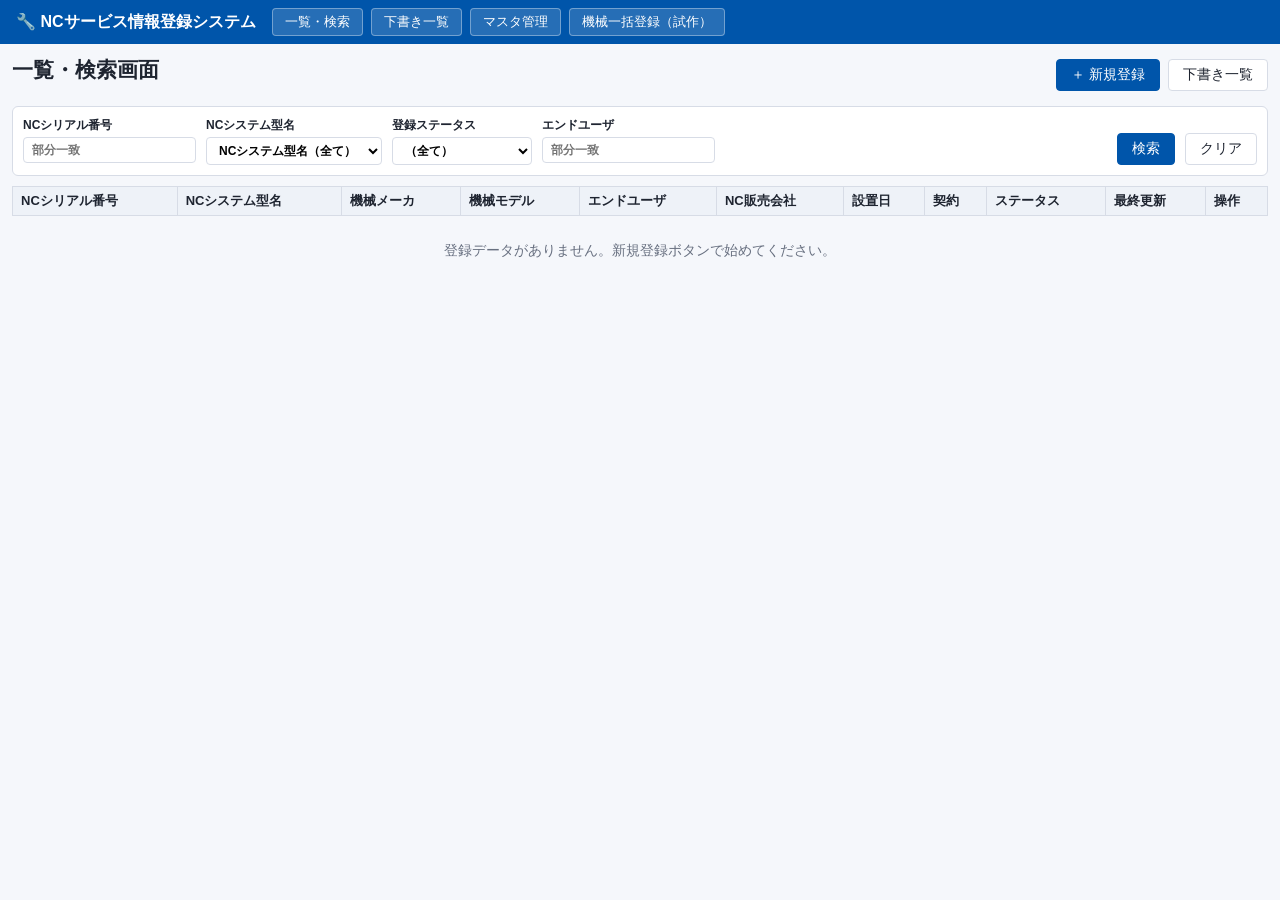
<file: index.html>
<!doctype html>
<html lang="ja">
<head>
  <meta charset="UTF-8" />
  <meta name="viewport" content="width=device-width, initial-scale=1.0" />
  <title>NCサービス情報登録システム</title>
  <link rel="stylesheet" href="css/style.css" />
</head>
<body>

<header>
  <h1>🔧 NCサービス情報登録システム</h1>
  <nav>
    <button id="nav-list">一覧・検索</button>
    <button id="nav-drafts">下書き一覧</button>
    <button id="nav-masters">マスタ管理</button>
    <button type="button" onclick="window.location.href='bulk_registration.html'">機械一括登録（試作）</button>
  </nav>
</header>

<main>

<!-- ============================================================
     S01: 一覧・検索画面
     ============================================================ -->
<section id="screen-s01" class="screen active">
  <div class="screen-header">
    <h2>一覧・検索画面</h2>
    <div class="screen-header-actions">
      <button id="btn-new-reg" class="btn-primary">＋ 新規登録</button>
      <button id="btn-drafts-nav">下書き一覧</button>
    </div>
  </div>

  <div class="search-panel">
    <div class="search-fields">
      <label>NCシリアル番号<input id="search-serial" type="text" placeholder="部分一致" /></label>
      <label>NCシステム型名<select id="search-model"><option value="">（全て）</option></select></label>
      <label>登録ステータス
        <select id="search-status">
          <option value="">（全て）</option>
          <option>下書き</option>
          <option>基本情報登録済み</option>
          <option>設置情報登録済み</option>
          <option>契約情報登録済み</option>
          <option>契約未登録</option>
          <option>要確認</option>
          <option>登録完了</option>
        </select>
      </label>
      <label>エンドユーザ<input id="search-enduser" type="text" placeholder="部分一致" /></label>
    </div>
    <button id="btn-search" class="btn-primary">検索</button>
    <button id="btn-clear-search">クリア</button>
  </div>

  <div class="table-container">
    <table>
      <thead>
        <tr>
          <th>NCシリアル番号</th><th>NCシステム型名</th><th>機械メーカ</th>
          <th>機械モデル</th><th>エンドユーザ</th><th>NC販売会社</th>
          <th>設置日</th><th>契約</th><th>ステータス</th><th>最終更新</th><th>操作</th>
        </tr>
      </thead>
      <tbody id="s01-tbody"></tbody>
    </table>
    <p id="s01-empty" class="no-data" style="display:none">登録データがありません。新規登録ボタンで始めてください。</p>
  </div>
</section>

<!-- ============================================================
     S02: 新規登録開始画面
     ============================================================ -->
<section id="screen-s02" class="screen">
  <h2>新規登録開始</h2>
  <div class="start-form">
    <p>まずNCシリアル番号を入力してください。<br>シリアル番号だけでも下書き保存できます。</p>
    <label>NCシリアル番号 <span class="badge required">必須</span>
      <input id="s02-serial" type="text" maxlength="60" placeholder="例: SN-2024-001" />
    </label>
    <div id="s02-error" class="messages-box"></div>
    <div style="display:flex; gap:8px; margin-top:12px;">
      <button id="s02-back">← 戻る</button>
      <button id="s02-next" class="btn-primary">次へ（基本情報登録）→</button>
    </div>
  </div>
</section>

<!-- ============================================================
     Wizard: S03 / S04 / S05 / S06
     ============================================================ -->
<section id="screen-wizard" class="screen">

  <!-- Step indicator -->
  <div class="step-indicator" id="step-indicator">
    <div class="step-item current" data-step="1">
      <span class="step-num">1</span>NC基本情報
    </div>
    <span class="step-sep">›</span>
    <div class="step-item future" data-step="2">
      <span class="step-num">2</span>輸出・設置情報
    </div>
    <span class="step-sep">›</span>
    <div class="step-item future" data-step="3">
      <span class="step-num">3</span>契約情報
    </div>
    <span class="step-sep">›</span>
    <div class="step-item future" data-step="4">
      <span class="step-num">4</span>確認
    </div>
  </div>

  <!-- ---- Step 1: S03 基本情報 ---- -->
  <div id="step-1" class="wizard-step active">
    <div class="screen-header">
      <h2>基本情報登録 <small id="s03-serial-display" style="color:#0055aa;font-size:14px;"></small></h2>
    </div>
    <div id="step1-messages" class="messages-box"></div>

    <form id="form-step1" novalidate>

      <!-- NC情報 -->
      <div class="field-group">
        <h4>● NC情報</h4>
        <div class="grid">
          <label>NCシリアル番号
            <input value="" readonly id="s03-serial-display-input" name="__serial_display"
                   style="background:#f0f2f6;color:#555;" />
          </label>
          <label>NCシステム型名
            <div style="display:flex;gap:6px;align-items:center;">
              <select name="nc_system_model" style="flex:1;"></select>
              <button type="button" id="btn-quick-nc" class="btn-sm" title="簡易登録">＋</button>
            </div>
          </label>
          <label>NC構成品番号<input name="nc_bom_no" type="text" maxlength="30" /></label>
          <label>NC納入仕様書番号<input name="nc_spec_no" type="text" maxlength="20" /></label>
        </div>
        <!-- NC system attributes (auto-fill) -->
        <div class="nc-attrs">
          <div class="nc-attr-item"><span>シリーズ名:</span><span id="attr-series">-</span></div>
          <div class="nc-attr-item"><span>機種名:</span><span id="attr-model">-</span></div>
          <div class="nc-attr-item"><span>NC制御ユニット:</span><span id="attr-control">-</span></div>
          <div class="nc-attr-item"><span>表示ユニット:</span><span id="attr-display">-</span></div>
          <div class="nc-attr-item"><span>表示サイズ:</span><span id="attr-size">-</span></div>
          <div class="nc-attr-item"><span>タッチパネル:</span><span id="attr-touch">-</span></div>
        </div>
      </div>

      <!-- 機械情報 -->
      <div class="field-group">
        <h4>● 機械情報</h4>
        <div class="grid">
          <label>機械モデル<input name="machine_model" type="text" maxlength="100" /></label>
          <label>機械シリアル番号<input name="machine_serial_no" type="text" maxlength="100" /></label>
          <label>機械メーカ
            <div style="display:flex;gap:6px;align-items:center;">
              <select name="mtb_code" style="flex:1;"></select>
              <button type="button" id="btn-quick-mtb" class="btn-sm" title="簡易登録">＋</button>
            </div>
          </label>
          <label class="full">機械メモ（300文字以内）
            <textarea name="machine_memo" maxlength="300"></textarea>
          </label>
        </div>
      </div>

      <!-- NC販売情報 -->
      <div class="field-group">
        <h4>● NC販売情報</h4>
        <div class="grid">
          <label>NC販売日<input name="nc_sales_date" type="date" /></label>
          <label>NC販売会社<select name="nc_sales_company_code"></select></label>
          <label class="full">NC販売メモ（300文字以内）
            <textarea name="nc_sales_memo" maxlength="300"></textarea>
          </label>
        </div>
      </div>

    </form>

    <div class="wizard-actions">
      <button id="btn-step1-cancel">× キャンセル</button>
      <button id="btn-step1-draft">💾 下書き保存</button>
      <button id="btn-step1-next" class="btn-primary">次へ（輸出・設置情報）→</button>
    </div>
  </div><!-- /step-1 -->

  <!-- ---- Step 2: S04 輸出・設置情報 ---- -->
  <div id="step-2" class="wizard-step">
    <h2>輸出・設置情報登録</h2>
    <div id="step2-messages" class="messages-box"></div>

    <form id="form-step2" novalidate>

      <!-- 機械輸出情報 -->
      <div class="field-group">
        <h4>● 機械輸出情報</h4>
        <div class="grid">
          <label>機械代理店<input name="machine_agent" type="text" maxlength="100" /></label>
          <label class="full">機械代理店メモ（300文字以内）
            <textarea name="machine_agent_memo" maxlength="300"></textarea>
          </label>
          <label>機械輸出日<input name="export_date" type="date" /></label>
          <label>機械輸出先<select name="export_country_code"></select></label>
          <label class="full">出荷メモ（300文字以内）
            <textarea name="shipment_memo" maxlength="300"></textarea>
          </label>
        </div>
      </div>

      <!-- 機械設置情報 -->
      <div class="field-group">
        <h4>● 機械設置情報</h4>
        <div class="grid">
          <label>現地機械販売店<input name="local_dealer" type="text" maxlength="100" /></label>
          <label class="full">現地機械販売店メモ（300文字以内）
            <textarea name="local_dealer_memo" maxlength="300"></textarea>
          </label>
          <label>エンドユーザ<input name="end_user" type="text" maxlength="100" /></label>
          <label class="full">エンドユーザメモ（300文字以内）
            <textarea name="end_user_memo" maxlength="300"></textarea>
          </label>
          <label>設置日<input name="installation_date" type="date" /></label>
        </div>
      </div>

    </form>

    <div class="wizard-actions">
      <button id="btn-step2-back">← 戻る</button>
      <button id="btn-step2-draft">💾 下書き保存</button>
      <button id="btn-step2-skip">スキップ（契約情報へ）</button>
      <button id="btn-step2-next" class="btn-primary">次へ（契約情報）→</button>
    </div>
  </div><!-- /step-2 -->

  <!-- ---- Step 3: S05 契約情報 ---- -->
  <div id="step-3" class="wizard-step">
    <h2>契約情報登録</h2>
    <div id="step3-messages" class="messages-box"></div>

    <div style="margin-bottom:8px;">
      <button id="btn-add-contract" class="btn-primary">＋ 契約追加</button>
    </div>

    <div class="contract-table-wrapper">
      <table id="contract-table">
        <thead>
          <tr>
            <th style="width:36px">No</th>
            <th>ご契約者</th>
            <th>三菱契約受託会社</th>
            <th>三菱サービス拠点</th>
            <th>契約番号</th>
            <th>契約タイプ</th>
            <th>契約期間<br>（月数）</th>
            <th>契約開始日</th>
            <th>契約終了日</th>
            <th style="min-width:120px">契約メモ</th>
            <th style="width:70px">操作</th>
          </tr>
        </thead>
        <tbody id="contract-tbody"></tbody>
      </table>
    </div>
    <p id="contract-empty" style="color:#888;padding:10px 0;">契約行がありません。「契約追加」ボタンで行を追加してください。</p>

    <div class="wizard-actions">
      <button id="btn-step3-back">← 戻る</button>
      <button id="btn-step3-draft">💾 下書き保存</button>
      <button id="btn-step3-skip">契約なしで確認へ</button>
      <button id="btn-step3-confirm" class="btn-primary">確認へ →</button>
    </div>
  </div><!-- /step-3 -->

  <!-- ---- Step 4: S06 確認 ---- -->
  <div id="step-4" class="wizard-step">
    <h2>入力内容確認</h2>
    <div id="confirm-messages" class="messages-box"></div>

    <div class="confirm-section">
      <h4>NC情報</h4>
      <div id="confirm-nc"></div>
    </div>
    <div class="confirm-section">
      <h4>機械情報</h4>
      <div id="confirm-machine"></div>
    </div>
    <div class="confirm-section">
      <h4>NC販売情報</h4>
      <div id="confirm-sales"></div>
    </div>
    <div class="confirm-section">
      <h4>輸出・設置情報</h4>
      <div id="confirm-export"></div>
    </div>
    <div class="confirm-section">
      <h4>契約情報</h4>
      <div id="confirm-contracts"></div>
    </div>

    <div class="wizard-actions">
      <button id="btn-confirm-back">← 戻る（契約情報を修正）</button>
      <button id="btn-confirm-register" class="btn-primary">✓ 登録する</button>
    </div>
  </div><!-- /step-4 -->

</section><!-- /screen-wizard -->

<!-- ============================================================
     S07: 登録完了画面
     ============================================================ -->
<section id="screen-s07" class="screen">
  <div class="completion-box">
    <div class="completion-icon">✅</div>
    <h2>登録が完了しました</h2>
    <p>NCシリアル番号: <strong id="s07-serial"></strong></p>
    <p>ステータス: <strong id="s07-status"></strong></p>
    <div class="completion-actions">
      <button id="s07-new" class="btn-primary">＋ 新規登録</button>
      <button id="s07-list">一覧へ戻る</button>
      <button id="s07-add-contract">同NCに契約追加</button>
    </div>
  </div>
</section>

<!-- ============================================================
     S09: 下書き・未完了一覧
     ============================================================ -->
<section id="screen-s09" class="screen">
  <div class="screen-header">
    <h2>下書き・未完了一覧</h2>
    <button id="s09-back">← 一覧へ戻る</button>
  </div>
  <div class="table-container">
    <table>
      <thead>
        <tr>
          <th>NCシリアル番号</th><th>登録ステータス</th>
          <th>未入力セクション</th><th>最終更新日</th><th>操作</th>
        </tr>
      </thead>
      <tbody id="s09-tbody"></tbody>
    </table>
    <p id="s09-empty" class="no-data" style="display:none">下書きデータがありません。</p>
  </div>
</section>

<!-- ============================================================
     マスタ管理画面 (M01-M07)
     ============================================================ -->
<section id="screen-masters" class="screen">
  <h2>マスタ管理</h2>
  <div class="master-tabs">
    <button class="master-tab-btn active" data-master="ncSystem">M01 NCシステム型名</button>
    <button class="master-tab-btn" data-master="mtb">M02 MTB</button>
    <button class="master-tab-btn" data-master="salesCompany">M03 販売会社</button>
    <button class="master-tab-btn" data-master="serviceBase">M04 サービス拠点</button>
    <button class="master-tab-btn" data-master="country">M05 国コード</button>
    <button class="master-tab-btn" data-master="contractHolderType">M06 契約者区分</button>
    <button class="master-tab-btn" data-master="contractType">M07 契約タイプ</button>
  </div>
  <div id="master-content"></div>
</section>

<!-- ============================================================
     S08: マスタ簡易登録ダイアログ (Modal)
     ============================================================ -->
<div id="modal-backdrop" class="modal-backdrop hidden"></div>
<div id="modal-s08" class="modal hidden">
  <h3>マスタ簡易登録</h3>
  <p style="font-size:12px;color:#666;">対象マスタ: <strong id="s08-master-label"></strong></p>
  <label>コード（変更不可）
    <input id="s08-code" type="text" maxlength="50" placeholder="英数字・ハイフン等" />
  </label>
  <label>表示名
    <input id="s08-name" type="text" maxlength="100" />
  </label>
  <label>備考
    <input id="s08-note" type="text" maxlength="300" />
  </label>
  <div id="s08-error" class="messages-box"></div>
  <div class="modal-actions">
    <button id="s08-cancel">キャンセル</button>
    <button id="s08-save" class="btn-primary">登録</button>
  </div>
</div>

</main>

<script type="module" src="js/app.js"></script>
</body>
</html>
</file>
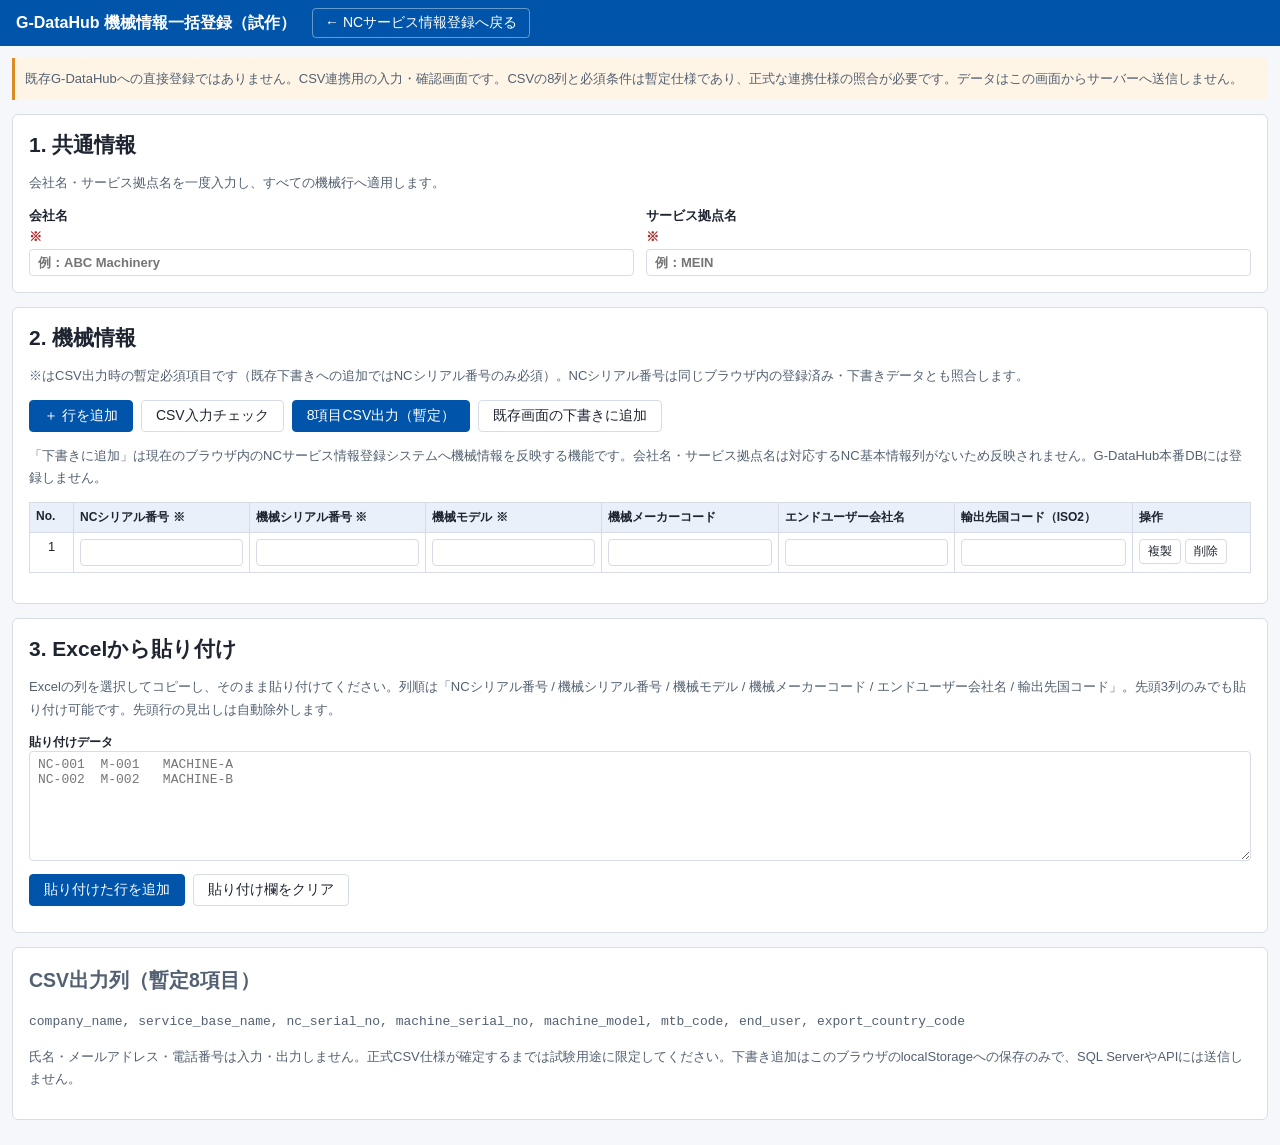
<file: bulk_registration.html>
<!doctype html>
<html lang="ja">
<head>
  <meta charset="UTF-8" />
  <meta name="viewport" content="width=device-width, initial-scale=1.0" />
  <title>G-DataHub 機械情報一括登録（試作）</title>
  <link rel="stylesheet" href="css/style.css" />
  <style>
    header a {color:#fff; text-decoration:none; border:1px solid #ffffff66; border-radius:4px; padding:5px 12px}
    .bulk-panel {background:#fff;border:1px solid #d7dce6;border-radius:6px;padding:16px;margin:14px 0}
    .bulk-row {display:grid;grid-template-columns:repeat(2,minmax(170px,1fr));gap:12px}
    .bulk-row label {font-size:13px}
    .bulk-note {font-size:13px;color:#526071;line-height:1.7}
    .bulk-scroll {overflow-x:auto}
    .bulk-scroll table {min-width:1150px;width:100%;border-collapse:collapse}
    .bulk-scroll th,.bulk-scroll td {border:1px solid #d7dce6;padding:6px;vertical-align:top}
    .bulk-scroll th {background:#eaf0f9;font-size:12px}
    .bulk-scroll td input {min-width:130px}
    .bulk-scroll td:first-child {min-width:44px;text-align:center}
    .bulk-scroll td:last-child {min-width:118px;white-space:nowrap}
    .bulk-error {color:#ae2323;font-size:12px;white-space:normal}
    .bulk-actions {display:flex;gap:8px;flex-wrap:wrap;align-items:center;margin:10px 0}
    .bulk-warning {background:#fff5e7;padding:10px;border-left:3px solid #dd8b23}
    .bulk-summary {font-weight:600;margin:10px 0;white-space:pre-wrap}
    #bulk-alerts {white-space:pre-line;color:#ae2323}
    #bulk-paste {width:100%;min-height:110px;font-family:Consolas,monospace;font-size:13px}
    .bulk-required {color:#b32424}
    @media(max-width:650px){.bulk-row{grid-template-columns:1fr}}
  </style>
</head>
<body>
<header>
  <h1>G-DataHub 機械情報一括登録（試作）</h1>
  <nav><a href="index.html">← NCサービス情報登録へ戻る</a></nav>
</header>
<main>
  <div class="bulk-warning bulk-note">既存G-DataHubへの直接登録ではありません。CSV連携用の入力・確認画面です。CSVの8列と必須条件は暫定仕様であり、正式な連携仕様の照合が必要です。データはこの画面からサーバーへ送信しません。</div>
  <section class="bulk-panel">
    <h2>1. 共通情報</h2>
    <p class="bulk-note">会社名・サービス拠点名を一度入力し、すべての機械行へ適用します。</p>
    <div class="bulk-row">
      <label>会社名 <span class="bulk-required">※</span><input id="bulk-company" maxlength="100" autocomplete="organization" placeholder="例：ABC Machinery" /></label>
      <label>サービス拠点名 <span class="bulk-required">※</span><input id="bulk-service" maxlength="100" placeholder="例：MEIN" /></label>
    </div>
  </section>
  <section class="bulk-panel">
    <h2>2. 機械情報</h2>
    <p class="bulk-note">※はCSV出力時の暫定必須項目です（既存下書きへの追加ではNCシリアル番号のみ必須）。NCシリアル番号は同じブラウザ内の登録済み・下書きデータとも照合します。</p>
    <div class="bulk-actions">
      <button type="button" id="bulk-add" class="btn-primary">＋ 行を追加</button>
      <button type="button" id="bulk-check">CSV入力チェック</button>
      <button type="button" id="bulk-export" class="btn-primary">8項目CSV出力（暫定）</button>
      <button type="button" id="bulk-save-drafts">既存画面の下書きに追加</button>
    </div>
    <p class="bulk-note">「下書きに追加」は現在のブラウザ内のNCサービス情報登録システムへ機械情報を反映する機能です。会社名・サービス拠点名は対応するNC基本情報列がないため反映されません。G-DataHub本番DBには登録しません。</p>
    <div class="bulk-scroll">
      <table aria-label="機械一括登録">
        <thead><tr><th>No.</th><th>NCシリアル番号 ※</th><th>機械シリアル番号 ※</th><th>機械モデル ※</th><th>機械メーカーコード</th><th>エンドユーザー会社名</th><th>輸出先国コード（ISO2）</th><th>操作</th></tr></thead>
        <tbody id="bulk-tbody"></tbody>
      </table>
    </div>
    <p class="bulk-summary" id="bulk-summary" role="status"></p>
    <p id="bulk-alerts" role="alert"></p>
  </section>
  <section class="bulk-panel">
    <h2>3. Excelから貼り付け</h2>
    <p class="bulk-note">Excelの列を選択してコピーし、そのまま貼り付けてください。列順は「NCシリアル番号 / 機械シリアル番号 / 機械モデル / 機械メーカーコード / エンドユーザー会社名 / 輸出先国コード」。先頭3列のみでも貼り付け可能です。先頭行の見出しは自動除外します。</p>
    <label for="bulk-paste">貼り付けデータ</label>
    <textarea id="bulk-paste" placeholder="NC-001&#9;M-001&#9;MACHINE-A&#10;NC-002&#9;M-002&#9;MACHINE-B"></textarea>
    <div class="bulk-actions">
      <button type="button" id="bulk-import" class="btn-primary">貼り付けた行を追加</button>
      <button type="button" id="bulk-clear-paste">貼り付け欄をクリア</button>
    </div>
  </section>
  <section class="bulk-panel bulk-note">
    <h2>CSV出力列（暫定8項目）</h2>
    <p><code>company_name, service_base_name, nc_serial_no, machine_serial_no, machine_model, mtb_code, end_user, export_country_code</code></p>
    <p>氏名・メールアドレス・電話番号は入力・出力しません。正式CSV仕様が確定するまでは試験用途に限定してください。下書き追加はこのブラウザのlocalStorageへの保存のみで、SQL ServerやAPIには送信しません。</p>
  </section>
</main>
<script type="module">
import { getRecords, getDrafts, createNewRecord, addDraftBatch } from './js/state.js';
import { loadMasters } from './js/master.js';

const FIELDS = ['nc_serial_no', 'machine_serial_no', 'machine_model', 'mtb_code', 'end_user', 'export_country_code'];
const HEADERS = ['company_name', 'service_base_name', ...FIELDS];
const LABELS = ['NCシリアル番号', '機械シリアル番号', '機械モデル', '機械メーカーコード', 'エンドユーザー会社名', '輸出先国コード'];
const LIMITS = [60, 100, 100, 50, 100, 2];
const CSV_REQUIRED = [0, 1, 2];
const tbody = document.getElementById('bulk-tbody');
const alerts = document.getElementById('bulk-alerts');
const summary = document.getElementById('bulk-summary');

function fieldInput(value, i) {
  const input = document.createElement('input');
  input.type = 'text';
  input.dataset.field = FIELDS[i];
  input.maxLength = LIMITS[i];
  input.value = value || '';
  input.setAttribute('aria-label', LABELS[i]);
  input.addEventListener('input', () => { summary.textContent = '入力変更あり — 出力前に再チェック'; alerts.textContent = ''; });
  return input;
}
function addRow(values = []) {
  const tr = document.createElement('tr');
  const number = document.createElement('td');
  number.className = 'bulk-number';
  tr.appendChild(number);
  FIELDS.forEach((_, i) => {
    const td = document.createElement('td');
    td.appendChild(fieldInput(values[i], i));
    tr.appendChild(td);
  });
  const actions = document.createElement('td');
  const duplicate = document.createElement('button');
  duplicate.type = 'button';
  duplicate.className = 'btn-sm';
  duplicate.textContent = '複製';
  duplicate.addEventListener('click', () => { addRow(readRow(tr)); check(); });
  const remove = document.createElement('button');
  remove.type = 'button';
  remove.className = 'btn-sm';
  remove.textContent = '削除';
  remove.addEventListener('click', () => { tr.remove(); renumber(); check(); });
  actions.append(duplicate, document.createTextNode(' '), remove);
  tr.appendChild(actions);
  tbody.appendChild(tr);
  renumber();
  return tr;
}
function renumber() {
  [...tbody.rows].forEach((r, i) => { r.querySelector('.bulk-number').textContent = String(i + 1); });
}
function readRow(tr) {
  return FIELDS.map(key => tr.querySelector('[data-field="' + key + '"]').value.trim());
}
function normalizeSerial(value) {
  // Compare only: preserve the original serial text in the CSV.
  return value.trim().toLocaleUpperCase('en-US');
}
function check(mode = 'csv', masters = null) {
  const records = [...getRecords(), ...getDrafts()];
  const oldSerials = new Set(records.map(r => normalizeSerial(String(r.nc_serial_no || ''))).filter(Boolean));
  const seen = new Set();
  let bad = 0;
  const messages = [];
  const company = document.getElementById('bulk-company').value.trim();
  const service = document.getElementById('bulk-service').value.trim();
  if (mode === 'csv' && !company) messages.push('共通情報：会社名が未入力です。');
  if (mode === 'csv' && !service) messages.push('共通情報：サービス拠点名が未入力です。');
  if (!tbody.rows.length) messages.push('機械情報の行がありません。');
  const values = [];
  [...tbody.rows].forEach((tr, index) => {
    const row = readRow(tr);
    const errors = [];
    (mode === 'csv' ? CSV_REQUIRED : [0]).forEach(i => {
      if (!row[i]) errors.push(LABELS[i] + 'が未入力');
    });
    // When creating drafts, reject unknown/inactive codes rather than silently clearing them in the existing select boxes.
    if (mode === 'draft' && masters) {
      if (row[3] && !masters.mtb.some(m => m.code === row[3] && m.is_active !== false))
        errors.push('機械メーカーコードがマスタに存在しないか無効');
      if (row[5] && !masters.countries.some(m => m.code === row[5] && m.is_active !== false))
        errors.push('輸出先国コードがISO2マスタに存在しないか無効');
    }
    row.forEach((v, i) => { if (v.length > LIMITS[i]) errors.push(LABELS[i] + 'が長すぎます'); });
    const serial = normalizeSerial(row[0]);
    if (serial) {
      if (seen.has(serial)) errors.push('入力内でNCシリアル番号が重複');
      if (oldSerials.has(serial)) errors.push('ブラウザ内の既存NCシリアル番号と重複');
      seen.add(serial);
    }
    const previous = tr.querySelector('.bulk-error');
    if (previous) previous.remove();
    if (errors.length) {
      bad++;
      const td = tr.cells[1];
      const msg = document.createElement('div');
      msg.className = 'bulk-error';
      msg.textContent = errors.join('／');
      td.appendChild(msg);
      messages.push((index + 1) + '行目：' + errors.join('／'));
    }
    values.push(row);
  });
  const ok = !messages.length;
  summary.textContent = '合計 ' + values.length + ' 行 / 行エラー ' + bad + ' 行 / ' +
    (mode === 'csv' ? (ok ? 'CSV出力可能（暫定）' : 'CSV出力不可') : (ok ? '下書き追加可能' : '下書き追加不可'));
  alerts.textContent = messages.join('\n');
  return ok ? {company, service, values} : null;
}
function parsePaste(raw) {
  const lines = raw.replace(/\r\n?/g, '\n').split('\n').filter(s => s.trim());
  const items = [];
  for (let i = 0; i < lines.length; i++) {
    const columns = lines[i].split('\t').map(s => s.trim().replace(/^"(.*)"$/, '$1').replace(/""/g, '"'));
    if (i === 0 && /^(nc_serial_no|ncシリアル番号|ncシリアル|nc serial)/i.test(columns[0])) continue;
    if (columns.length < 3 || columns.length > 6) throw new Error((i + 1) + '行目：3～6列のタブ区切りで貼り付けてください。');
    items.push(columns);
  }
  return items;
}
function csvCell(value) {
  let text = String(value ?? '');
  // Prevent spreadsheet formula execution on opening untrusted CSV cells.
  if (/^[\s]*[=+\-@]/.test(text)) text = "'" + text;
  return '"' + text.replace(/"/g, '""') + '"';
}
function exportCsv() {
  const valid = check('csv');
  if (!valid) return;
  const rows = [HEADERS, ...valid.values.map(row => [valid.company, valid.service, ...row])];
  const csv = '\ufeff' + rows.map(row => row.map(csvCell).join(',')).join('\r\n') + '\r\n';
  const blob = new Blob([csv], {type:'text/csv;charset=utf-8'});
  const url = URL.createObjectURL(blob);
  const anchor = document.createElement('a');
  anchor.href = url;
  anchor.download = 'GDH_machine_bulk_registration_draft.csv';
  document.body.appendChild(anchor);
  anchor.click();
  anchor.remove();
  setTimeout(() => URL.revokeObjectURL(url), 1000);
}
async function saveToDrafts() {
  const button = document.getElementById('bulk-save-drafts');
  button.disabled = true;
  try {
    const masters = await loadMasters();
    const valid = check('draft', masters);
    if (!valid) return;
    const question = valid.values.length + '件を、このブラウザのNCサービス情報登録システムの「下書き」に追加します。' +
      '\n会社名とサービス拠点名は保存対象外です。\nG-DataHub本番DBには登録しません。続けますか？';
    if (!window.confirm(question)) return;
    const records = valid.values.map(row => {
      const record = createNewRecord(row[0]);
      FIELDS.forEach((field, i) => { record[field] = row[i]; });
      return record;
    });
    const count = addDraftBatch(records);
    summary.textContent = count + '件を下書きに保存しました。既存の画面から編集できます。';
    alerts.textContent = '';
    const next = document.createElement('a');
    next.href = 'index.html';
    next.textContent = 'NCサービス情報登録システムを開く →';
    summary.append(' ', next);
  } catch (e) {
    alerts.textContent = '下書き保存できませんでした：' + String(e.message || e);
  } finally {
    button.disabled = false;
  }
}
document.getElementById('bulk-save-drafts').addEventListener('click', saveToDrafts);
document.getElementById('bulk-add').addEventListener('click', () => addRow());
document.getElementById('bulk-check').addEventListener('click', check);
document.getElementById('bulk-export').addEventListener('click', exportCsv);
document.getElementById('bulk-import').addEventListener('click', () => {
  try {
    const data = parsePaste(document.getElementById('bulk-paste').value);
    if (!data.length) throw new Error('貼り付けデータがありません。');
    if (tbody.rows.length === 1 && readRow(tbody.rows[0]).every(s => !s)) tbody.innerHTML = '';
    data.forEach(row => addRow(row));
    document.getElementById('bulk-paste').value = '';
    check();
  } catch (error) { alerts.textContent = error.message; }
});
document.getElementById('bulk-clear-paste').addEventListener('click', () => {
  document.getElementById('bulk-paste').value = '';
});
['bulk-company', 'bulk-service'].forEach(id => {
  document.getElementById(id).addEventListener('input', () => {
    summary.textContent = '共通情報変更あり — 出力前に再チェック';
    alerts.textContent = '';
  });
});
addRow();
</script>
</body>
</html>
</file>
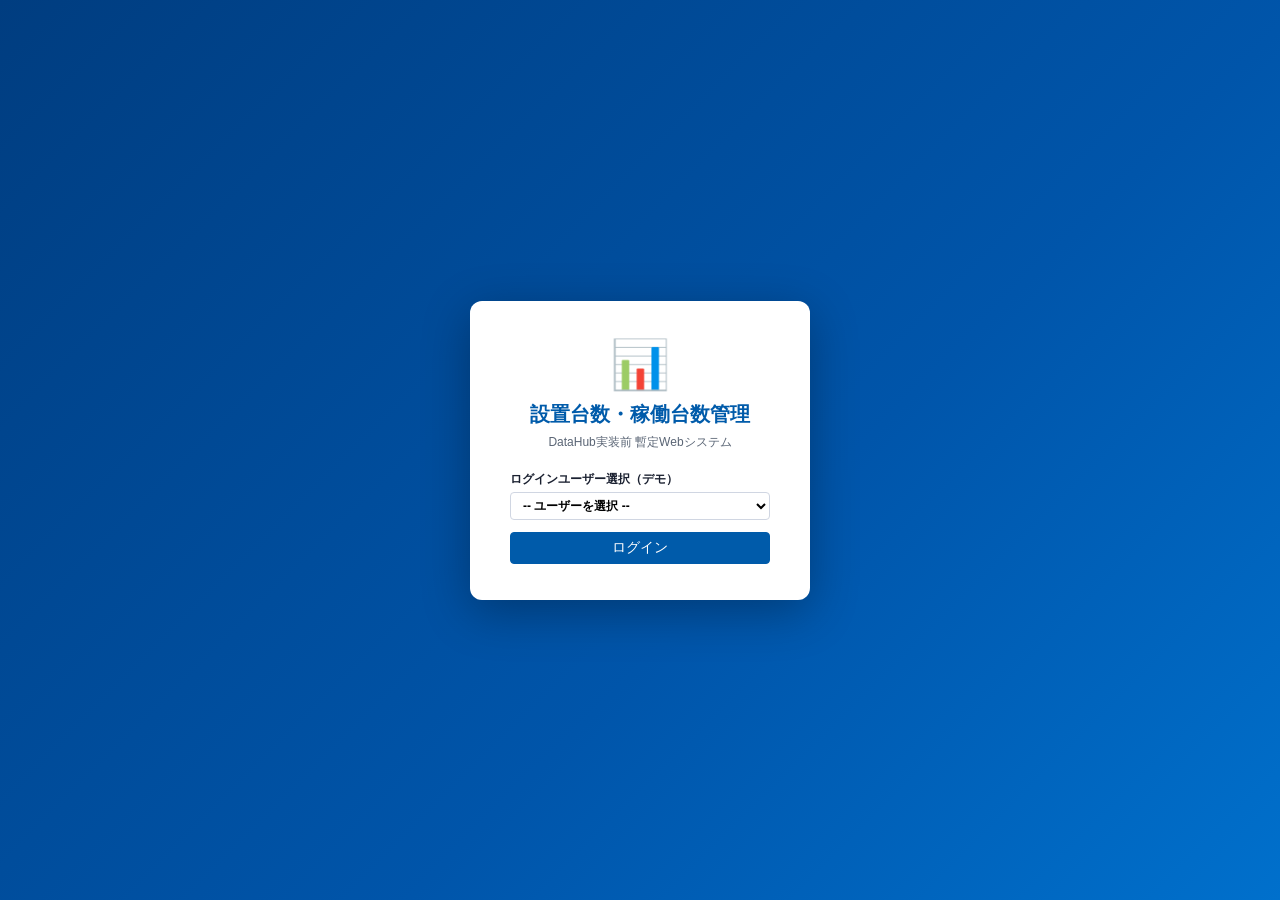
<file: machine_info.html>
<!doctype html>
<html lang="ja">
<head>
  <meta charset="UTF-8" />
  <meta name="viewport" content="width=device-width, initial-scale=1.0" />
  <title>設置台数・稼働台数管理システム</title>
  <link rel="stylesheet" href="css/mi_style.css" />
</head>
<body>

<!-- ===== LOGIN ===== -->
<div id="mi-login" class="mi-login-overlay">
  <div class="mi-login-box">
    <div class="mi-login-icon">📊</div>
    <h2>設置台数・稼働台数管理</h2>
    <p class="mi-login-sub">DataHub実装前 暫定Webシステム</p>
    <label>ログインユーザー選択（デモ）
      <select id="mi-login-select">
        <option value="">-- ユーザーを選択 --</option>
      </select>
    </label>
    <button id="mi-btn-login" class="mi-btn-primary" style="width:100%;margin-top:12px;">ログイン</button>
    <div id="mi-login-error" class="mi-msg-error" style="display:none;margin-top:8px;"></div>
  </div>
</div>

<!-- ===== MAIN APP ===== -->
<div id="mi-app" class="hidden">
  <header class="mi-header">
    <div class="mi-header-left">
      <h1>📊 設置台数・稼働台数管理</h1>
    </div>
    <nav class="mi-nav">
      <button class="mi-nav-btn" data-nav="installation-list">設置データ</button>
      <button class="mi-nav-btn" data-nav="maintenance-list">稼働台数メンテ</button>
      <button class="mi-nav-btn" data-nav="service-list">🔧 サービス情報</button>
      <button class="mi-nav-btn" data-nav="review">チェック・確認</button>
      <button class="mi-nav-btn mi-hq-only" data-nav="approval">承認・差戻し</button>
      <button class="mi-nav-btn" data-nav="report">集計レポート</button>
    </nav>
    <div class="mi-header-right">
      <span class="mi-user-badge" id="mi-user-display"></span>
      <button id="mi-btn-logout" class="mi-btn-sm">ログアウト</button>
    </div>
  </header>

  <main class="mi-main">

    <!-- ============================================================
         SCREEN: 設置データ一覧
         ============================================================ -->
    <section id="mi-screen-installation-list" class="mi-screen">
      <div class="mi-screen-header">
        <h2>設置データ一覧</h2>
        <div class="mi-screen-actions">
          <button id="mi-btn-add-installation" class="mi-btn-primary">＋ 新規登録</button>
          <button id="mi-btn-export-installation" class="mi-btn-sm">📥 CSV出力</button>
        </div>
      </div>
      <div class="mi-filter-bar">
        <label>拠点コード<input id="mi-inst-filter-site" type="text" placeholder="絞り込み" /></label>
        <label>国<input id="mi-inst-filter-country" type="text" placeholder="絞り込み" /></label>
        <label>設置年<input id="mi-inst-filter-year" type="number" placeholder="例: 2018" /></label>
        <label>粒度
          <select id="mi-inst-filter-granularity">
            <option value="">全て</option>
            <option>Total</option>
            <option>MTB</option>
            <option>NCSeries</option>
          </select>
        </label>
        <button id="mi-inst-btn-search" class="mi-btn-primary">検索</button>
        <button id="mi-inst-btn-clear">クリア</button>
      </div>
      <div class="mi-table-wrap">
        <table id="mi-inst-table">
          <thead>
            <tr>
              <th>拠点</th><th>国</th><th>エリア</th><th>設置年</th>
              <th>粒度</th><th>MTB</th><th>NCシリーズ</th>
              <th class="mi-num-th">設置台数</th><th>精度</th><th>Primary</th>
              <th>最終更新</th><th>操作</th>
            </tr>
          </thead>
          <tbody id="mi-inst-tbody"></tbody>
        </table>
        <p id="mi-inst-empty" class="mi-no-data hidden">登録データがありません。</p>
      </div>
    </section>

    <!-- ============================================================
         SCREEN: 設置データ登録・編集フォーム
         ============================================================ -->
    <section id="mi-screen-installation-form" class="mi-screen">
      <div class="mi-screen-header">
        <h2 id="mi-inst-form-title">設置データ登録</h2>
        <button id="mi-inst-form-back">← 一覧へ戻る</button>
      </div>
      <div id="mi-inst-form-msg" class="mi-messages hidden"></div>
      <form id="mi-inst-form" novalidate>
        <input type="hidden" name="base_id" />
        <div class="mi-field-group">
          <h4>● 基本情報</h4>
          <div class="mi-grid">
            <label>拠点コード <span class="mi-req">必須</span>
              <input name="site_code" type="text" maxlength="20" placeholder="例: TH01" />
            </label>
            <label>国 <span class="mi-req">必須</span>
              <input name="country" type="text" maxlength="50" placeholder="例: Thailand" />
            </label>
            <label>エリア
              <input name="area" type="text" maxlength="50" placeholder="例: Asia" />
            </label>
            <label>設置年 <span class="mi-req">必須</span>
              <input name="install_year" type="number" min="1990" max="2099" placeholder="例: 2018" />
            </label>
            <label>データ粒度 <span class="mi-req">必須</span>
              <select name="data_granularity">
                <option value="">-- 選択 --</option>
                <option>Total</option>
                <option>MTB</option>
                <option>NCSeries</option>
              </select>
            </label>
            <label>機械メーカ <span class="mi-req-cond">(MTB時必須)</span>
              <input name="machine_builder" type="text" maxlength="100" placeholder="例: MAZAK" />
            </label>
            <label>NCシリーズ <span class="mi-req-cond">(NCSeries時必須)</span>
              <input name="nc_series" type="text" maxlength="100" placeholder="例: M80" />
            </label>
          </div>
        </div>
        <div class="mi-field-group">
          <h4>● 設置台数情報</h4>
          <div class="mi-grid">
            <label>設置台数 <span class="mi-req">必須</span>
              <input name="installed_count" type="number" min="0" step="1" />
            </label>
            <label>設置台数精度 <span class="mi-req">必須</span>
              <select name="installed_count_accuracy">
                <option value="">-- 選択 --</option>
                <option value="Exact">Exact（確定値）</option>
                <option value="Estimated">Estimated（推定値）</option>
                <option value="Approximate">Approximate（概算）</option>
              </select>
            </label>
            <label>Primary集計対象 <span class="mi-req">必須</span>
              <select name="primary_flag">
                <option value="">-- 選択 --</option>
                <option value="true">TRUE（集計対象）</option>
                <option value="false">FALSE（集計対象外）</option>
              </select>
            </label>
          </div>
        </div>
        <div class="mi-field-group">
          <h4>● ソース情報・メモ</h4>
          <div class="mi-grid">
            <label>ソースファイル名
              <input name="source_file_name" type="text" maxlength="200" />
            </label>
            <label class="mi-full">ソースメモ
              <textarea name="source_note" maxlength="500"></textarea>
            </label>
            <label class="mi-full">メモ
              <textarea name="note" maxlength="500"></textarea>
            </label>
          </div>
        </div>
      </form>
      <div class="mi-form-actions">
        <button id="mi-inst-form-cancel">キャンセル</button>
        <button id="mi-inst-form-save" class="mi-btn-primary">💾 保存</button>
      </div>
    </section>

    <!-- ============================================================
         SCREEN: 稼働台数メンテ一覧
         ============================================================ -->
    <section id="mi-screen-maintenance-list" class="mi-screen">
      <div class="mi-screen-header">
        <h2>稼働台数メンテ一覧</h2>
        <div class="mi-screen-actions">
          <button id="mi-btn-add-maintenance" class="mi-btn-primary">＋ 新規登録</button>
          <button id="mi-btn-export-maintenance" class="mi-btn-sm">📥 CSV出力</button>
        </div>
      </div>
      <div class="mi-filter-bar">
        <label>拠点コード<input id="mi-maint-filter-site" type="text" placeholder="絞り込み" /></label>
        <label>報告年<input id="mi-maint-filter-year" type="number" placeholder="例: 2023" /></label>
        <label>ステータス
          <select id="mi-maint-filter-status">
            <option value="">全て</option>
            <option>Draft</option>
            <option>Submitted</option>
            <option>Under Review</option>
            <option>Returned</option>
            <option>Approved</option>
            <option>Locked</option>
          </select>
        </label>
        <label style="flex-direction:row;align-items:center;gap:6px;font-weight:normal;">
          <input type="checkbox" id="mi-maint-filter-errors" style="width:auto;" />エラーのみ
        </label>
        <button id="mi-maint-btn-search" class="mi-btn-primary">検索</button>
        <button id="mi-maint-btn-clear">クリア</button>
      </div>
      <div class="mi-table-wrap">
        <table id="mi-maint-table">
          <thead>
            <tr>
              <th>拠点</th><th>国</th><th>設置年</th><th>MTB</th>
              <th>報告年</th><th class="mi-num-th">設置台数</th>
              <th class="mi-num-th">稼働台数</th><th class="mi-num-th">非稼働</th>
              <th>稼働率</th><th>前年差異</th><th>精度</th>
              <th>ステータス</th><th>最終更新</th><th>操作</th>
            </tr>
          </thead>
          <tbody id="mi-maint-tbody"></tbody>
        </table>
        <p id="mi-maint-empty" class="mi-no-data hidden">登録データがありません。</p>
      </div>
    </section>

    <!-- ============================================================
         SCREEN: 稼働台数メンテ フォーム
         ============================================================ -->
    <section id="mi-screen-maintenance-form" class="mi-screen">
      <div class="mi-screen-header">
        <h2 id="mi-maint-form-title">稼働台数登録</h2>
        <button id="mi-maint-form-back">← 一覧へ戻る</button>
      </div>
      <div id="mi-maint-form-msg" class="mi-messages hidden"></div>

      <!-- Auto-display installation info -->
      <div class="mi-field-group mi-info-readonly">
        <h4>● 設置データ参照（自動表示）</h4>
        <div style="margin-bottom:10px;">
          <label>設置データ選択 <span class="mi-req">必須</span>
            <select id="mi-mf-base-select">
              <option value="">-- 設置データを選択してください --</option>
            </select>
          </label>
        </div>
        <div class="mi-grid mi-readonly-grid">
          <label>拠点コード<input id="mi-mf-site-code" readonly tabindex="-1" /></label>
          <label>国<input id="mi-mf-country" readonly tabindex="-1" /></label>
          <label>設置年<input id="mi-mf-install-year" readonly tabindex="-1" /></label>
          <label>機械メーカ<input id="mi-mf-machine-builder" readonly tabindex="-1" /></label>
          <label>NCシリーズ<input id="mi-mf-nc-series" readonly tabindex="-1" /></label>
          <label>設置台数<input id="mi-mf-installed-count" readonly tabindex="-1" /></label>
        </div>
      </div>

      <form id="mi-maint-form" novalidate>
        <input type="hidden" name="maintenance_id" />
        <input type="hidden" name="base_id" />

        <div class="mi-field-group">
          <h4>● 稼働台数情報</h4>
          <div class="mi-grid">
            <label>報告年度 <span class="mi-req">必須</span>
              <input name="report_year" type="number" min="1990" max="2099" placeholder="例: 2023" />
            </label>
            <label>前年稼働台数（自動）
              <input name="previous_active_count" type="number" readonly tabindex="-1" />
            </label>
            <label>稼働台数 <span class="mi-req">必須</span>
              <input name="active_count" type="number" min="0" step="1" />
            </label>
            <label>非稼働台数（自動計算）
              <input name="inactive_count" type="number" readonly tabindex="-1" />
            </label>
            <label>稼働率（自動計算）
              <input name="active_rate" type="text" readonly tabindex="-1" />
            </label>
            <label>前年差異（自動計算）
              <input name="difference_from_previous" type="number" readonly tabindex="-1" />
            </label>
            <label>前年差異率（自動計算）
              <input name="difference_rate" type="text" readonly tabindex="-1" />
            </label>
          </div>
        </div>

        <div class="mi-field-group">
          <h4>● カウント方法・精度</h4>
          <div class="mi-grid">
            <label>カウント方法 <span class="mi-req">必須</span>
              <select name="active_count_method">
                <option value="">-- 選択 --</option>
                <option value="Survey">Survey（調査）</option>
                <option value="Estimation">Estimation（推計）</option>
                <option value="Contract">Contract（契約ベース）</option>
                <option value="Report">Report（報告ベース）</option>
                <option value="Other">Other（その他）</option>
              </select>
            </label>
            <label>カウント精度 <span class="mi-req">必須</span>
              <select name="active_count_accuracy">
                <option value="">-- 選択 --</option>
                <option value="Exact">Exact（確定値）</option>
                <option value="Estimated">Estimated（推定値）</option>
                <option value="Approximate">Approximate（概算）</option>
              </select>
            </label>
            <label>確認日
              <input name="status_confirmed_date" type="date" />
            </label>
            <label>確認者
              <input name="confirmed_by" type="text" maxlength="100" />
            </label>
          </div>
        </div>

        <div class="mi-field-group">
          <h4>● 変更理由・メモ</h4>
          <div class="mi-grid">
            <label id="mi-mf-change-reason-label" class="mi-full">変更理由
              <textarea name="change_reason" maxlength="500" placeholder="前年比±20%以上の場合は必須"></textarea>
            </label>
            <label class="mi-full">メモ
              <textarea name="note" maxlength="500"></textarea>
            </label>
          </div>
        </div>
      </form>
      <div class="mi-form-actions">
        <button id="mi-maint-form-cancel">キャンセル</button>
        <button id="mi-maint-form-draft">💾 一時保存（下書き）</button>
        <button id="mi-maint-form-save" class="mi-btn-primary">✓ 保存</button>
      </div>
    </section>

    <!-- ============================================================
         SCREEN: チェック・確認
         ============================================================ -->
    <section id="mi-screen-review" class="mi-screen">
      <div class="mi-screen-header">
        <h2>チェック・確認</h2>
        <div class="mi-screen-actions">
          <button id="mi-btn-submit-all" class="mi-btn-primary">✈ 選択した項目を提出</button>
        </div>
      </div>
      <p class="mi-hint">下書き・差戻し済みのデータを確認し、問題なければ「提出」してください。提出後は本邦担当者のレビューに進みます。</p>
      <div class="mi-table-wrap">
        <table>
          <thead>
            <tr>
              <th style="width:36px"><input type="checkbox" id="mi-review-check-all" /></th>
              <th>拠点</th><th>設置年</th><th>MTB</th><th>報告年</th>
              <th class="mi-num-th">稼働台数</th><th>稼働率</th>
              <th>ステータス</th><th>差戻しコメント</th><th>操作</th>
            </tr>
          </thead>
          <tbody id="mi-review-tbody"></tbody>
        </table>
        <p id="mi-review-empty" class="mi-no-data hidden">提出可能なデータがありません。</p>
      </div>
    </section>

    <!-- ============================================================
         SCREEN: 承認・差戻し (HQ only)
         ============================================================ -->
    <section id="mi-screen-approval" class="mi-screen">
      <div class="mi-screen-header">
        <h2>承認・差戻し</h2>
        <div class="mi-screen-actions">
          <button id="mi-btn-approve-selected" class="mi-btn-primary">✓ 選択を承認</button>
          <button id="mi-btn-return-selected" class="mi-btn-danger">↩ 選択を差戻し</button>
        </div>
      </div>
      <div class="mi-filter-bar">
        <label>拠点コード<input id="mi-appr-filter-site" type="text" placeholder="絞り込み" /></label>
        <label>報告年<input id="mi-appr-filter-year" type="number" placeholder="例: 2023" /></label>
        <label>ステータス
          <select id="mi-appr-filter-status">
            <option value="">全て（提出済み以降）</option>
            <option value="Submitted">Submitted</option>
            <option value="Under Review">Under Review</option>
            <option value="Approved">Approved</option>
            <option value="Returned">Returned</option>
          </select>
        </label>
        <button id="mi-appr-btn-search" class="mi-btn-primary">検索</button>
        <button id="mi-appr-btn-clear">クリア</button>
      </div>
      <div class="mi-table-wrap">
        <table>
          <thead>
            <tr>
              <th style="width:36px"><input type="checkbox" id="mi-appr-check-all" /></th>
              <th>拠点</th><th>国</th><th>設置年</th><th>MTB</th><th>報告年</th>
              <th class="mi-num-th">設置台数</th><th class="mi-num-th">稼働台数</th>
              <th>稼働率</th><th>精度</th><th>ステータス</th><th>提出日</th><th>操作</th>
            </tr>
          </thead>
          <tbody id="mi-appr-tbody"></tbody>
        </table>
        <p id="mi-appr-empty" class="mi-no-data hidden">データがありません。</p>
      </div>
    </section>

    <!-- ============================================================
         SCREEN: 集計レポート
         ============================================================ -->
    <section id="mi-screen-report" class="mi-screen">
      <div class="mi-screen-header">
        <h2>集計レポート</h2>
        <div class="mi-screen-actions">
          <button id="mi-btn-export-report" class="mi-btn-sm">📥 CSV出力（現在タブ）</button>
        </div>
      </div>
      <div class="mi-filter-bar">
        <label>報告年
          <select id="mi-report-filter-year">
            <option value="">全年度</option>
          </select>
        </label>
        <label>拠点コード<input id="mi-report-filter-site" type="text" placeholder="絞り込み" /></label>
        <label>集計対象
          <select id="mi-report-filter-primary">
            <option value="true">Primary=TRUEのみ</option>
            <option value="">全て</option>
          </select>
        </label>
        <button id="mi-report-btn-refresh" class="mi-btn-primary">集計実行</button>
      </div>
      <div class="mi-report-tabs">
        <button class="mi-report-tab active" data-tab="by-site">拠点別</button>
        <button class="mi-report-tab" data-tab="by-year">年度別</button>
        <button class="mi-report-tab" data-tab="by-mtb">MTB別</button>
        <button class="mi-report-tab" data-tab="by-accuracy">精度別</button>
      </div>
      <div id="mi-report-tab-by-site"     class="mi-report-tab-content"></div>
      <div id="mi-report-tab-by-year"     class="mi-report-tab-content hidden"></div>
      <div id="mi-report-tab-by-mtb"      class="mi-report-tab-content hidden"></div>
      <div id="mi-report-tab-by-accuracy" class="mi-report-tab-content hidden"></div>
    </section>

    <!-- ============================================================
         SCREEN: サービス情報一覧
         ============================================================ -->
    <section id="mi-screen-service-list" class="mi-screen">
      <div class="mi-screen-header">
        <h2 id="mi-svc-list-title">サービス情報一覧</h2>
        <div class="mi-screen-actions">
          <button id="mi-svc-list-back" class="hidden">← 設置データ一覧へ戻る</button>
          <button id="mi-btn-add-service" class="mi-btn-primary" disabled>＋ サービス情報追加</button>
        </div>
      </div>
      <p class="mi-hint">設置データ一覧の「🔧 サービス情報」ボタンから対象の設置データを選んでサービス情報を登録してください。</p>
      <div class="mi-filter-bar">
        <label>拠点コード<input id="mi-svc-filter-site" type="text" placeholder="絞り込み" /></label>
        <label>ステータス
          <select id="mi-svc-filter-status">
            <option value="">全て</option>
            <option value="Draft">下書き</option>
            <option value="Confirmed">確定</option>
          </select>
        </label>
        <label>契約タイプ
          <select id="mi-svc-filter-contract-type">
            <option value="">全て</option>
            <option value="FULL">FULL</option>
            <option value="PARTS">PARTS</option>
            <option value="EWC">EWC</option>
          </select>
        </label>
        <button id="mi-svc-btn-search" class="mi-btn-primary">検索</button>
        <button id="mi-svc-btn-clear">クリア</button>
      </div>
      <div class="mi-table-wrap">
        <table id="mi-svc-table">
          <thead>
            <tr>
              <th>拠点</th><th>設置年</th><th>ステータス</th>
              <th>ご契約者</th><th>契約受託会社</th><th>サービス拠点</th>
              <th>契約番号</th><th>契約タイプ</th><th class="mi-num-th">契約期間</th>
              <th>契約開始日</th><th>契約終了日</th><th>最終更新</th><th>操作</th>
            </tr>
          </thead>
          <tbody id="mi-svc-tbody"></tbody>
        </table>
        <p id="mi-svc-empty" class="mi-no-data hidden">登録データがありません。</p>
      </div>
    </section>

    <!-- ============================================================
         SCREEN: サービス情報 登録・編集フォーム
         ============================================================ -->
    <section id="mi-screen-service-form" class="mi-screen">
      <div class="mi-screen-header">
        <h2 id="mi-svc-form-title">サービス情報登録</h2>
        <button id="mi-svc-form-back">← 一覧へ戻る</button>
      </div>
      <div id="mi-svc-form-msg" class="mi-messages hidden"></div>

      <!-- Parent installation readonly -->
      <div class="mi-field-group mi-info-readonly">
        <h4>● 設置データ参照（自動表示）</h4>
        <div id="mi-svc-inst-readonly" class="mi-svc-inst-row"></div>
      </div>

      <form id="mi-svc-form" novalidate>
        <input type="hidden" name="service_id" />
        <input type="hidden" name="base_id" />

        <div class="mi-field-group">
          <h4>● 契約者情報</h4>
          <div class="mi-grid">
            <label>ご契約者
              <select name="contract_holder_type_code">
                <option value="">-- 選択 --</option>
              </select>
            </label>
            <label>三菱契約受託会社
              <select name="contract_owner_code">
                <option value="">-- 選択 --</option>
              </select>
            </label>
            <label>三菱サービス拠点
              <select name="service_base_code">
                <option value="">-- 選択 --</option>
              </select>
            </label>
          </div>
        </div>

        <div class="mi-field-group">
          <h4>● 契約内容</h4>
          <div class="mi-grid">
            <label>契約番号
              <input name="contract_no" type="text" maxlength="20" placeholder="例: TH-2024-001" />
            </label>
            <label>契約タイプ <span class="mi-req">必須</span>
              <select name="contract_type_code">
                <option value="">-- 選択 --</option>
              </select>
            </label>
            <label>契約期間（月数）<span class="mi-req">必須</span>
              <input name="contract_period_month" type="number" min="1" step="1" placeholder="例: 24" />
            </label>
            <label>契約開始日 <span class="mi-req">必須</span>
              <input name="contract_start_date" type="date" />
            </label>
            <label>契約終了日（自動計算）
              <span id="mi-svc-end-date" class="mi-svc-end-date-display">-</span>
            </label>
          </div>
        </div>

        <div class="mi-field-group">
          <h4>● メモ</h4>
          <div class="mi-grid">
            <label class="mi-full">契約メモ（300文字以内）
              <textarea name="contract_memo" maxlength="300" rows="3"></textarea>
            </label>
          </div>
        </div>
      </form>
      <div class="mi-form-actions">
        <button id="mi-svc-form-cancel">キャンセル</button>
        <button id="mi-svc-form-draft">💾 下書き保存</button>
        <button id="mi-svc-form-save" class="mi-btn-primary">✓ 確定保存</button>
      </div>
    </section>

  </main>
</div>

<!-- ============================================================
     MODALS
     ============================================================ -->
<div id="mi-modal-backdrop" class="mi-modal-backdrop hidden"></div>

<!-- Return comment modal -->
<div id="mi-modal-return" class="mi-modal hidden">
  <h3>差戻しコメント入力</h3>
  <label>差戻し理由・コメント <span class="mi-req">必須</span>
    <textarea id="mi-return-comment" maxlength="500" rows="4" placeholder="差戻し理由を入力してください"></textarea>
  </label>
  <div id="mi-return-error" class="mi-msg-error hidden" style="margin-top:6px;"></div>
  <div class="mi-modal-actions">
    <button id="mi-return-cancel">キャンセル</button>
    <button id="mi-return-confirm" class="mi-btn-danger">↩ 差戻し実行</button>
  </div>
</div>

<!-- Toast -->
<div id="mi-toast" class="mi-toast hidden"></div>

<script type="module" src="js/mi_app.js"></script>
</body>
</html>
</file>
<file: css/style.css>
/* ============================================================
   NCサービス情報登録システム – スタイルシート
   ============================================================ */

:root {
  --c-bg:      #f5f7fb;
  --c-surface: #ffffff;
  --c-border:  #d7dce6;
  --c-text:    #1e2430;
  --c-muted:   #687080;
  --c-primary: #0055aa;
  --c-primary-hover: #003d80;
  --c-danger:  #c0392b;
  --c-warn:    #e67e22;
  --c-success: #0a6a2f;
  --c-step-done: #2ecc71;
  font-family: "Segoe UI", "Hiragino Kaku Gothic ProN", Meiryo, sans-serif;
  font-size: 14px;
}

*, *::before, *::after { box-sizing: border-box; }

body {
  margin: 0;
  background: var(--c-bg);
  color: var(--c-text);
}

/* ---- Header / Nav ---- */
header {
  background: var(--c-primary);
  color: #fff;
  padding: 8px 16px;
  display: flex;
  align-items: center;
  gap: 16px;
  flex-wrap: wrap;
}

header h1 { margin: 0; font-size: 16px; white-space: nowrap; }

header nav { display: flex; gap: 8px; flex-wrap: wrap; }

header nav button {
  background: rgba(255,255,255,.15);
  color: #fff;
  border: 1px solid rgba(255,255,255,.35);
  border-radius: 4px;
  padding: 4px 12px;
  cursor: pointer;
  font-size: 13px;
}
header nav button:hover { background: rgba(255,255,255,.3); }

/* ---- Main layout ---- */
main { max-width: 1300px; margin: 0 auto; padding: 12px; }

h2 { margin: 0 0 10px; }
h3 { margin: 0 0 8px; }

/* ---- Screen switcher ---- */
.screen { display: none; }
.screen.active { display: block; }

/* ---- Buttons ---- */
button, .btn {
  font: inherit;
  padding: 6px 14px;
  border: 1px solid var(--c-border);
  border-radius: 4px;
  cursor: pointer;
  background: var(--c-surface);
  color: var(--c-text);
}
button:disabled { opacity: .45; cursor: not-allowed; }

.btn-primary { background: var(--c-primary); color: #fff; border-color: var(--c-primary); }
.btn-primary:hover:not(:disabled) { background: var(--c-primary-hover); }
.btn-danger  { background: var(--c-danger);  color: #fff; border-color: var(--c-danger); }
.btn-sm { padding: 3px 8px; font-size: 12px; }

/* ---- Forms ---- */
input, select, textarea {
  font: inherit;
  padding: 5px 8px;
  border: 1px solid var(--c-border);
  border-radius: 4px;
  background: var(--c-surface);
  width: 100%;
}
textarea { min-height: 54px; resize: vertical; }
input[readonly] { background: #f0f2f6; color: var(--c-muted); }

label { display: flex; flex-direction: column; gap: 3px; font-size: 12px; font-weight: 600; }

.grid {
  display: grid;
  grid-template-columns: repeat(3, minmax(200px, 1fr));
  gap: 8px;
  padding: 8px 0;
}
.sub-grid {
  display: grid;
  grid-template-columns: repeat(3, minmax(160px, 1fr));
  gap: 6px;
  padding: 8px 0;
  border-top: 1px dashed var(--c-border);
  margin-top: 4px;
}
.full { grid-column: 1 / -1; }

.field-group {
  border: 1px solid var(--c-border);
  border-radius: 6px;
  background: var(--c-surface);
  padding: 10px;
  margin-bottom: 10px;
}
.field-group legend, .field-group h4 {
  font-weight: 700;
  font-size: 13px;
  color: var(--c-primary);
  margin: 0 0 6px;
}

.badge.required { background: #ffe4e4; color: #a10000; font-size: 10px; padding: 1px 6px; border-radius: 999px; margin-left: 4px; font-weight: normal; }

/* ---- Messages ---- */
.messages-box { display: none; padding: 8px; border-radius: 4px; margin: 8px 0; }
.msg-error   { color: var(--c-danger);  margin: 2px 0; font-weight: 600; }
.msg-warning { color: var(--c-warn);    margin: 2px 0; }

/* ---- Step indicator ---- */
.step-indicator {
  display: flex;
  align-items: center;
  margin-bottom: 16px;
  flex-wrap: wrap;
  gap: 4px;
}
.step-item {
  display: flex;
  align-items: center;
  gap: 6px;
  padding: 6px 12px;
  border-radius: 20px;
  font-size: 12px;
  font-weight: 600;
  background: #e8ecf4;
  color: var(--c-muted);
  white-space: nowrap;
}
.step-item .step-num {
  width: 22px; height: 22px;
  border-radius: 50%;
  background: var(--c-border);
  color: var(--c-muted);
  display: flex; align-items: center; justify-content: center;
  font-size: 11px;
}
.step-item.done    { background: #e6f7ee; color: var(--c-success); }
.step-item.done .step-num { background: var(--c-step-done); color: #fff; }
.step-item.current { background: #dce8f7; color: var(--c-primary); }
.step-item.current .step-num { background: var(--c-primary); color: #fff; }
.step-sep { color: var(--c-muted); font-size: 16px; }

/* ---- Wizard ---- */
.wizard-step { display: none; }
.wizard-step.active { display: block; }

.wizard-actions {
  display: flex;
  gap: 8px;
  margin-top: 12px;
  flex-wrap: wrap;
}

/* ---- Contract table ---- */
.contract-table-wrapper {
  overflow-x: auto;
  border: 1px solid var(--c-border);
  border-radius: 6px;
  background: var(--c-surface);
}
#contract-table {
  border-collapse: collapse;
  width: 100%;
  min-width: 900px;
}
#contract-table th {
  background: #eef2f8;
  padding: 6px 6px;
  font-size: 12px;
  white-space: nowrap;
  border: 1px solid var(--c-border);
}
#contract-table td {
  border: 1px solid var(--c-border);
  padding: 4px 4px;
  vertical-align: middle;
}
#contract-table td input,
#contract-table td select,
#contract-table td textarea {
  width: 100%; min-width: 80px; font-size: 12px; padding: 3px 5px;
}
#contract-table td textarea { min-height: 40px; resize: vertical; }
.contract-end-date { color: var(--c-muted); font-size: 12px; white-space: nowrap; padding: 0 4px; }
.contract-row-no { text-align: center; font-weight: 700; color: var(--c-muted); font-size: 12px; }
.contract-row-actions { white-space: nowrap; }
.btn-copy-row, .btn-delete-row {
  background: none; border: none; cursor: pointer; font-size: 14px; padding: 2px;
}
.btn-copy-row:hover  { opacity: .75; }
.btn-delete-row:hover { color: var(--c-danger); }

/* ---- Record list table ---- */
.table-container { overflow-x: auto; margin-top: 10px; }
table { border-collapse: collapse; width: 100%; background: var(--c-surface); }
th, td {
  border: 1px solid var(--c-border);
  padding: 5px 8px;
  text-align: left;
  vertical-align: middle;
  font-size: 13px;
}
th { background: #eef2f8; font-weight: 700; white-space: nowrap; }
.row-actions { white-space: nowrap; display: flex; gap: 4px; }
.no-data { color: var(--c-muted); padding: 12px; text-align: center; }
.inactive-row { color: var(--c-muted); background: #fafafa; }

/* ---- Status badges ---- */
.status-badge {
  display: inline-block;
  padding: 2px 8px;
  border-radius: 10px;
  font-size: 11px;
  font-weight: 700;
  white-space: nowrap;
}
.status-draft      { background: #f0f0f0; color: #666; }
.status-basic      { background: #dce8f7; color: #0055aa; }
.status-install    { background: #e0f7e9; color: #1a7a3a; }
.status-contract   { background: #d5f5e3; color: #0a6a2f; }
.status-nocontract { background: #fef9e7; color: #9a7d0a; }
.status-warn       { background: #fdebd0; color: #935116; }
.status-done       { background: #d5f5e3; color: #0a6a2f; }

/* ---- Search panel ---- */
.search-panel {
  background: var(--c-surface);
  border: 1px solid var(--c-border);
  border-radius: 6px;
  padding: 10px;
  display: flex;
  gap: 10px;
  align-items: flex-end;
  flex-wrap: wrap;
  margin-bottom: 10px;
}
.search-fields {
  display: flex;
  gap: 10px;
  flex-wrap: wrap;
  flex: 1;
}
.search-fields label { min-width: 140px; }

/* ---- Screen header ---- */
.screen-header {
  display: flex;
  justify-content: space-between;
  align-items: center;
  margin-bottom: 12px;
  flex-wrap: wrap;
  gap: 8px;
}
.screen-header-actions { display: flex; gap: 8px; flex-wrap: wrap; }

/* ---- Confirmation screen ---- */
.confirm-section { margin-bottom: 14px; }
.confirm-section h4 { margin: 0 0 6px; color: var(--c-primary); font-size: 13px; border-bottom: 1px solid var(--c-border); padding-bottom: 4px; }
.confirm-table { border-collapse: collapse; width: 100%; }
.confirm-table th { background: #f5f7fb; width: 160px; padding: 4px 8px; font-weight: 600; font-size: 12px; color: var(--c-muted); }
.confirm-table td { padding: 4px 8px; font-size: 13px; }
.confirm-contract-table { border-collapse: collapse; width: 100%; font-size: 12px; }
.confirm-contract-table th, .confirm-contract-table td { border: 1px solid var(--c-border); padding: 4px 6px; }
.confirm-contract-table th { background: #eef2f8; }

/* ---- NC attributes display ---- */
.nc-attrs {
  background: #f5f7fb;
  border: 1px dashed var(--c-border);
  border-radius: 4px;
  padding: 8px;
  margin-top: 6px;
  display: grid;
  grid-template-columns: repeat(3, 1fr);
  gap: 4px;
}
.nc-attr-item { font-size: 12px; }
.nc-attr-item span { font-weight: 600; color: var(--c-muted); margin-right: 4px; }

/* ---- Modal ---- */
.modal {
  position: fixed; top: 50%; left: 50%;
  transform: translate(-50%, -50%);
  z-index: 1000;
  background: var(--c-surface);
  border: 1px solid var(--c-border);
  border-radius: 8px;
  padding: 20px;
  min-width: 340px;
  max-width: 95vw;
  box-shadow: 0 8px 32px rgba(0,0,0,.2);
}
.modal-backdrop {
  position: fixed; inset: 0;
  background: rgba(0,0,0,.35);
  z-index: 999;
}
.modal.hidden, .modal-backdrop.hidden { display: none; }
.modal h3 { margin: 0 0 12px; }
.modal-actions { display: flex; gap: 8px; margin-top: 12px; }
.modal label { margin-bottom: 8px; }

/* ---- Toast ---- */
.toast {
  position: fixed;
  bottom: 20px; right: 20px;
  padding: 10px 18px;
  border-radius: 6px;
  font-weight: 600;
  font-size: 13px;
  z-index: 2000;
  animation: fadeInOut 2.8s forwards;
  pointer-events: none;
}
.toast-success { background: #0a6a2f; color: #fff; }
.toast-error   { background: var(--c-danger); color: #fff; }
@keyframes fadeInOut {
  0%   { opacity: 0; transform: translateY(20px); }
  15%  { opacity: 1; transform: translateY(0); }
  75%  { opacity: 1; }
  100% { opacity: 0; }
}

/* ---- Master management tabs ---- */
.master-tabs {
  display: flex;
  gap: 6px;
  flex-wrap: wrap;
  border-bottom: 2px solid var(--c-border);
  padding-bottom: 0;
  margin-bottom: 12px;
}
.master-tab-btn {
  padding: 7px 14px;
  border: 1px solid var(--c-border);
  border-bottom: none;
  border-radius: 4px 4px 0 0;
  background: #f0f2f6;
  color: var(--c-muted);
  cursor: pointer;
  font-size: 13px;
  position: relative;
  bottom: -2px;
}
.master-tab-btn.active { background: var(--c-surface); color: var(--c-primary); font-weight: 700; border-bottom: 2px solid var(--c-surface); }

/* ---- S02 new-start ---- */
.start-form {
  max-width: 480px;
  background: var(--c-surface);
  border: 1px solid var(--c-border);
  border-radius: 8px;
  padding: 20px;
}

/* ---- S07 completion ---- */
.completion-box {
  text-align: center;
  padding: 40px 20px;
}
.completion-icon { font-size: 60px; }
.completion-actions { display: flex; gap: 10px; justify-content: center; flex-wrap: wrap; margin-top: 16px; }

/* ---- Responsive ---- */
@media (max-width: 900px) {
  .grid, .sub-grid { grid-template-columns: 1fr; }
  .nc-attrs { grid-template-columns: 1fr 1fr; }
  .search-fields { flex-direction: column; }
}
@media (max-width: 600px) {
  .step-indicator { gap: 2px; }
  .step-sep { display: none; }
  .nc-attrs { grid-template-columns: 1fr; }
}
</file>
<file: css/mi_style.css>
/* ============================================================
   設置台数・稼働台数管理システム – スタイルシート (mi_style.css)
   ============================================================ */

:root {
  --mi-bg:           #f0f3f8;
  --mi-surface:      #ffffff;
  --mi-border:       #d0d6e2;
  --mi-text:         #1a2030;
  --mi-muted:        #5a6575;
  --mi-primary:      #005baa;
  --mi-primary-h:    #004080;
  --mi-danger:       #c0392b;
  --mi-warn:         #d35400;
  --mi-success:      #0a6a2f;
  --mi-readonly-bg:  #eef1f6;
  font-family: "Segoe UI", "Hiragino Kaku Gothic ProN", Meiryo, sans-serif;
  font-size: 14px;
}

*, *::before, *::after { box-sizing: border-box; }

body {
  margin: 0;
  background: var(--mi-bg);
  color: var(--mi-text);
}

/* ---- Login ---- */
.mi-login-overlay {
  position: fixed; inset: 0;
  background: linear-gradient(135deg, #003d80 0%, #0055aa 60%, #0070cc 100%);
  display: flex; align-items: center; justify-content: center;
  z-index: 9000;
}
.mi-login-box {
  background: #fff;
  border-radius: 12px;
  padding: 36px 40px;
  min-width: 340px;
  max-width: 95vw;
  box-shadow: 0 12px 48px rgba(0,0,0,.3);
  text-align: center;
}
.mi-login-icon { font-size: 48px; margin-bottom: 8px; }
.mi-login-box h2 { margin: 0 0 6px; font-size: 20px; color: var(--mi-primary); }
.mi-login-sub { color: var(--mi-muted); font-size: 12px; margin: 0 0 20px; }
.mi-login-box label { text-align: left; display: flex; flex-direction: column; gap: 4px; font-size: 12px; font-weight: 600; }

/* ---- Header ---- */
.mi-header {
  background: var(--mi-primary);
  color: #fff;
  padding: 8px 16px;
  display: flex;
  align-items: center;
  gap: 12px;
  flex-wrap: wrap;
  position: sticky; top: 0; z-index: 100;
}
.mi-header h1 { margin: 0; font-size: 15px; white-space: nowrap; }
.mi-header-left { flex-shrink: 0; }
.mi-header-right { margin-left: auto; display: flex; align-items: center; gap: 10px; flex-shrink: 0; }
.mi-user-badge {
  background: rgba(255,255,255,.2);
  padding: 3px 10px;
  border-radius: 12px;
  font-size: 12px;
  white-space: nowrap;
}

/* ---- Nav ---- */
.mi-nav { display: flex; gap: 4px; flex-wrap: wrap; }
.mi-nav-btn {
  background: rgba(255,255,255,.12);
  color: #fff;
  border: 1px solid rgba(255,255,255,.3);
  border-radius: 4px;
  padding: 5px 12px;
  cursor: pointer;
  font-size: 13px;
  font-family: inherit;
}
.mi-nav-btn:hover   { background: rgba(255,255,255,.25); }
.mi-nav-btn.active  { background: rgba(255,255,255,.35); font-weight: 700; border-color: rgba(255,255,255,.6); }

/* ---- Main ---- */
.mi-main { max-width: 1400px; margin: 0 auto; padding: 14px; }

/* ---- Screen switcher ---- */
.mi-screen { display: none; }
.mi-screen.mi-active { display: block; }

/* ---- Utility ---- */
.hidden { display: none !important; }

/* ---- Buttons ---- */
button, .mi-btn {
  font: inherit;
  padding: 6px 14px;
  border: 1px solid var(--mi-border);
  border-radius: 4px;
  cursor: pointer;
  background: var(--mi-surface);
  color: var(--mi-text);
}
button:disabled { opacity: .45; cursor: not-allowed; }
.mi-btn-primary { background: var(--mi-primary); color: #fff; border-color: var(--mi-primary); }
.mi-btn-primary:hover:not(:disabled) { background: var(--mi-primary-h); }
.mi-btn-danger  { background: var(--mi-danger);  color: #fff; border-color: var(--mi-danger); }
.mi-btn-danger:hover:not(:disabled) { filter: brightness(1.1); }
.mi-btn-sm { padding: 4px 10px; font-size: 12px; }

/* ---- Forms ---- */
input, select, textarea {
  font: inherit;
  padding: 5px 8px;
  border: 1px solid var(--mi-border);
  border-radius: 4px;
  background: var(--mi-surface);
  width: 100%;
}
textarea { min-height: 52px; resize: vertical; }
input[readonly], input[tabindex="-1"] { background: var(--mi-readonly-bg); color: var(--mi-muted); }
label { display: flex; flex-direction: column; gap: 3px; font-size: 12px; font-weight: 600; }

.mi-grid {
  display: grid;
  grid-template-columns: repeat(3, minmax(180px, 1fr));
  gap: 8px;
  padding: 6px 0;
}
.mi-readonly-grid { margin-top: 8px; }
.mi-full { grid-column: 1 / -1; }

.mi-field-group {
  border: 1px solid var(--mi-border);
  border-radius: 6px;
  background: var(--mi-surface);
  padding: 12px;
  margin-bottom: 10px;
}
.mi-field-group h4 {
  margin: 0 0 8px;
  font-size: 13px;
  font-weight: 700;
  color: var(--mi-primary);
}
.mi-info-readonly { background: #f5f8ff; border-color: #c0cfe8; }

/* ---- Required badges ---- */
.mi-req { background: #ffd6d6; color: #900; font-size: 10px; padding: 1px 5px; border-radius: 8px; margin-left: 4px; font-weight: normal; }
.mi-req-cond { color: var(--mi-warn); font-size: 10px; margin-left: 4px; font-weight: normal; }
.mi-req-highlight { background: #fff3cd; border-radius: 4px; padding: 4px 6px; }

/* ---- Messages ---- */
.mi-messages { padding: 8px; border-radius: 4px; margin: 8px 0; background: #fff8f8; border: 1px solid #f5c6c6; }
.mi-msg-error   { color: var(--mi-danger); font-weight: 600; margin: 2px 0; }
.mi-msg-warning { color: var(--mi-warn);   margin: 2px 0; }
.mi-hint { color: var(--mi-muted); font-size: 12px; margin: 0 0 10px; }

/* ---- Screen header ---- */
.mi-screen-header {
  display: flex;
  justify-content: space-between;
  align-items: center;
  margin-bottom: 12px;
  flex-wrap: wrap;
  gap: 8px;
}
.mi-screen-header h2 { margin: 0; }
.mi-screen-actions { display: flex; gap: 8px; flex-wrap: wrap; }

/* ---- Filter bar ---- */
.mi-filter-bar {
  background: var(--mi-surface);
  border: 1px solid var(--mi-border);
  border-radius: 6px;
  padding: 10px;
  display: flex;
  gap: 10px;
  align-items: flex-end;
  flex-wrap: wrap;
  margin-bottom: 10px;
}
.mi-filter-bar label { min-width: 130px; font-size: 12px; }

/* ---- Table ---- */
.mi-table-wrap { overflow-x: auto; }
table { border-collapse: collapse; width: 100%; background: var(--mi-surface); }
th, td { border: 1px solid var(--mi-border); padding: 5px 7px; text-align: left; vertical-align: middle; font-size: 13px; white-space: nowrap; }
th { background: #eaf0f8; font-weight: 700; }
.mi-num-th { text-align: right; }
.mi-num { text-align: right; font-variant-numeric: tabular-nums; }
.mi-no-data { color: var(--mi-muted); padding: 16px; text-align: center; }
.mi-row-actions { display: flex; gap: 4px; white-space: nowrap; }
.mi-row-error    { background: #fff0f0; }
.mi-row-returned { background: #fffbf0; }
.mi-neg { color: var(--mi-danger); }
.mi-pos { color: var(--mi-success); }
.mi-error-hint { color: var(--mi-danger); font-size: 11px; cursor: help; }
.mi-return-comment { max-width: 200px; white-space: normal; font-size: 12px; color: var(--mi-warn); }

/* ---- Status badges ---- */
.mi-status-badge {
  display: inline-block;
  padding: 2px 8px;
  border-radius: 10px;
  font-size: 11px;
  font-weight: 700;
  white-space: nowrap;
}
.mi-status-draft     { background: #e8e8e8; color: #555; }
.mi-status-submitted { background: #dce8f7; color: #004a99; }
.mi-status-review    { background: #e8f4e8; color: #1a7a3a; }
.mi-status-returned  { background: #fdebd0; color: #8a4500; }
.mi-status-approved  { background: #d5f5e3; color: #0a6a2f; }
.mi-status-locked    { background: #e8e8e8; color: #333; font-style: italic; }

/* ---- Granularity badges ---- */
.mi-badge { display: inline-block; padding: 1px 7px; border-radius: 8px; font-size: 11px; font-weight: 600; }
.mi-badge-granularity-total    { background: #dce8f7; color: #004a99; }
.mi-badge-granularity-mtb      { background: #e8f4e8; color: #1a7a3a; }
.mi-badge-granularity-ncseries { background: #fef0d8; color: #7a4500; }

/* ---- Form actions ---- */
.mi-form-actions { display: flex; gap: 8px; margin-top: 14px; flex-wrap: wrap; }

/* ---- Modal ---- */
.mi-modal {
  position: fixed; top: 50%; left: 50%;
  transform: translate(-50%, -50%);
  z-index: 1000;
  background: var(--mi-surface);
  border: 1px solid var(--mi-border);
  border-radius: 8px;
  padding: 22px;
  min-width: 360px;
  max-width: 95vw;
  box-shadow: 0 8px 32px rgba(0,0,0,.25);
}
.mi-modal-backdrop {
  position: fixed; inset: 0;
  background: rgba(0,0,0,.4);
  z-index: 999;
}
.mi-modal h3 { margin: 0 0 14px; }
.mi-modal label { margin-bottom: 10px; }
.mi-modal-actions { display: flex; gap: 8px; margin-top: 14px; }

/* ---- Toast ---- */
.mi-toast {
  position: fixed;
  bottom: 24px; right: 24px;
  padding: 10px 20px;
  border-radius: 6px;
  font-weight: 600;
  font-size: 13px;
  z-index: 2000;
  animation: mi-fadeInOut 3s forwards;
  pointer-events: none;
}
.mi-toast-success { background: var(--mi-success); color: #fff; }
.mi-toast-error   { background: var(--mi-danger);  color: #fff; }
@keyframes mi-fadeInOut {
  0%   { opacity: 0; transform: translateY(16px); }
  12%  { opacity: 1; transform: translateY(0); }
  75%  { opacity: 1; }
  100% { opacity: 0; }
}

/* ---- Report ---- */
.mi-report-tabs {
  display: flex;
  gap: 4px;
  border-bottom: 2px solid var(--mi-border);
  margin-bottom: 12px;
}
.mi-report-tab {
  padding: 7px 16px;
  border: 1px solid var(--mi-border);
  border-bottom: none;
  border-radius: 4px 4px 0 0;
  background: #f0f3f8;
  color: var(--mi-muted);
  cursor: pointer;
  font-size: 13px;
  position: relative; bottom: -2px;
}
.mi-report-tab.active { background: var(--mi-surface); color: var(--mi-primary); font-weight: 700; border-bottom: 2px solid var(--mi-surface); }
.mi-report-tab-content { display: block; }
.mi-report-tab-content.hidden { display: none; }
.mi-total-row { background: #eaf0f8; font-weight: 700; }
.mi-report-tab-content table { margin-bottom: 16px; }

/* ---- Responsive ---- */
@media (max-width: 960px) {
  .mi-grid { grid-template-columns: 1fr 1fr; }
}
@media (max-width: 600px) {
  .mi-grid { grid-template-columns: 1fr; }
  .mi-filter-bar { flex-direction: column; }
  .mi-header { flex-wrap: wrap; }
  .mi-nav-btn { font-size: 11px; padding: 4px 8px; }
}

/* ---- Service Info ---- */
.mi-btn-service {
  background: #f0f7ff;
  color: var(--mi-primary);
  border-color: #b0ccee;
}
.mi-btn-service:hover:not(:disabled) { background: #dceeff; }
.mi-svc-count {
  display: inline-block;
  background: var(--mi-primary);
  color: #fff;
  border-radius: 10px;
  font-size: 10px;
  padding: 0 5px;
  min-width: 16px;
  text-align: center;
  font-weight: 700;
}
.mi-svc-status-confirmed { background: #d5f5e3; color: #0a6a2f; }
.mi-svc-status-draft     { background: #e8e8e8; color: #555; }
.mi-svc-type-full  { background: #dce8f7; color: #004a99; }
.mi-svc-type-parts { background: #fef0d8; color: #7a4500; }
.mi-svc-type-ewc   { background: #e8f4e8; color: #1a7a3a; }
.mi-svc-inst-row {
  display: flex;
  flex-wrap: wrap;
  gap: 12px;
  font-size: 13px;
  padding: 6px 0;
}
.mi-svc-inst-row span { white-space: nowrap; }
.mi-svc-end-date-display {
  display: inline-block;
  padding: 5px 8px;
  background: var(--mi-readonly-bg);
  border: 1px solid var(--mi-border);
  border-radius: 4px;
  color: var(--mi-muted);
  font-size: 14px;
  min-width: 110px;
}
</file>
